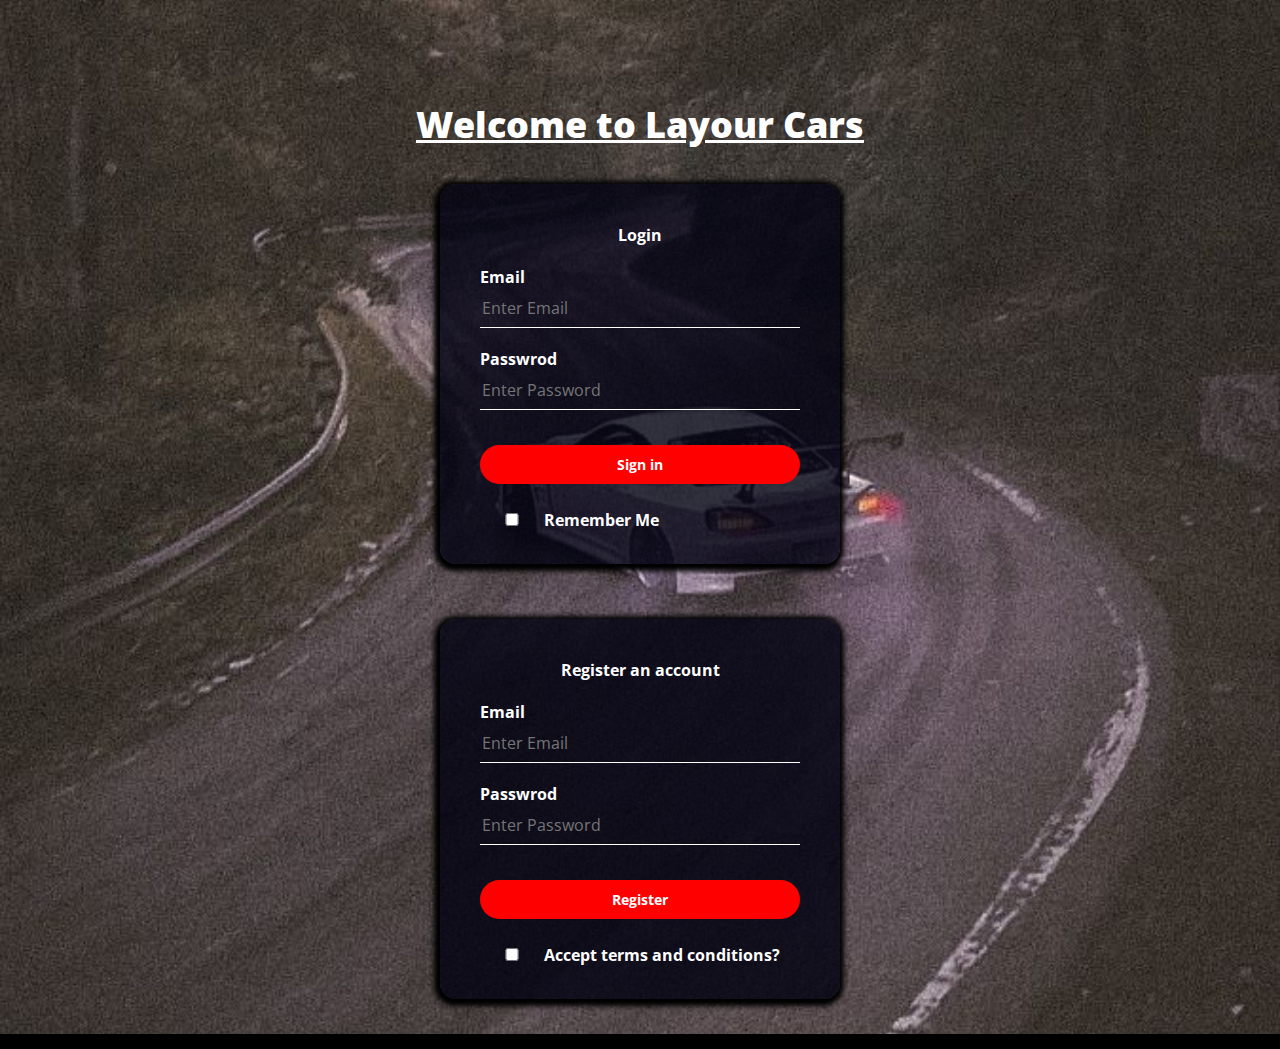
<file: index.html>
<!DOCTYPE html>
<html lang="en">
<head>
    <meta charset="UTF-8">
    <meta name="viewport" content="width=device-width, initial-scale=1.0">
    <link rel="preconnect" href="https://fonts.googleapis.com">
    <link rel="preconnect" href="https://fonts.gstatic.com" crossorigin>
    <link href='https://unpkg.com/boxicons@2.1.4/css/boxicons.min.css' rel='stylesheet'>
    <link href="https://fonts.googleapis.com/css2?family=Open+Sans:ital,wght@0,300..800;1,300..800&display=swap" rel="stylesheet">
    <link rel="stylesheet" href="https://fonts.googleapis.com/css2?family=Material+Symbols+Outlined:opsz,wght,FILL,GRAD@20..48,100..700,0..1,-50..200" />
    <link href="https://fonts.googleapis.com/css2?family=Poppins:wght@400;600;700;900&display=swap" rel="stylesheet">
    <link rel="stylesheet" href="./assets/styles.css">
    <link rel="stylesheet" href="./assets/styleslogin.css">
    <link
			rel="stylesheet"
			href="https://cdnjs.cloudflare.com/ajax/libs/font-awesome/6.1.1/css/all.min.css"
			integrity="sha512-KfkfwYDsLkIlwQp6LFnl8zNdLGxu9YAA1QvwINks4PhcElQSvqcyVLLD9aMhXd13uQjoXtEKNosOWaZqXgel0g=="
			crossorigin="anonymous"
			referrerpolicy="no-referrer"
		/>
    <link href="https://fonts.googleapis.com/css2?family=Montserrat:wght@400;600&display=swap" rel="stylesheet">
    <title>Login & Register LayourCars</title>
    <link rel="icon" href="./assets/images/icon.png">
</head>
<body>
    <main>
        <div class="title">
            <h1>Welcome to Layour Cars</h1>
        </div>

        <div id="login">
            <section class="login">
                <div class="login-container">
                    <div class="login-form">
                        <h2>Login</h2>
                        <form action="">
                            <p>Email</p><input placeholder="Enter Email" type="email">
                            <p>Passwrod</p><input placeholder="Enter Password" type="password"> 
                            <a href="landing.html">Sign in</a>
                            <p><input type="checkbox">Remember Me</p>
                        </form>
                    </div>
                </div>
            </section>
        </div>

        <div id="login">
            <section class="login">
                <div class="login-container">
                    <div class="login-form">
                        <h2>Register an account</h2>
                        <form action="">
                            <p>Email</p><input placeholder="Enter Email" type="email">
                            <p>Passwrod</p><input placeholder="Enter Password" type="password"> 
                            <a href="landing.html">Register</a>
                            <p><input type="checkbox">Accept terms and conditions?</p>
                        </form>
                    </div>
                </div>
            </section>
        </div>
    </main>
</body>
</html>
</file>
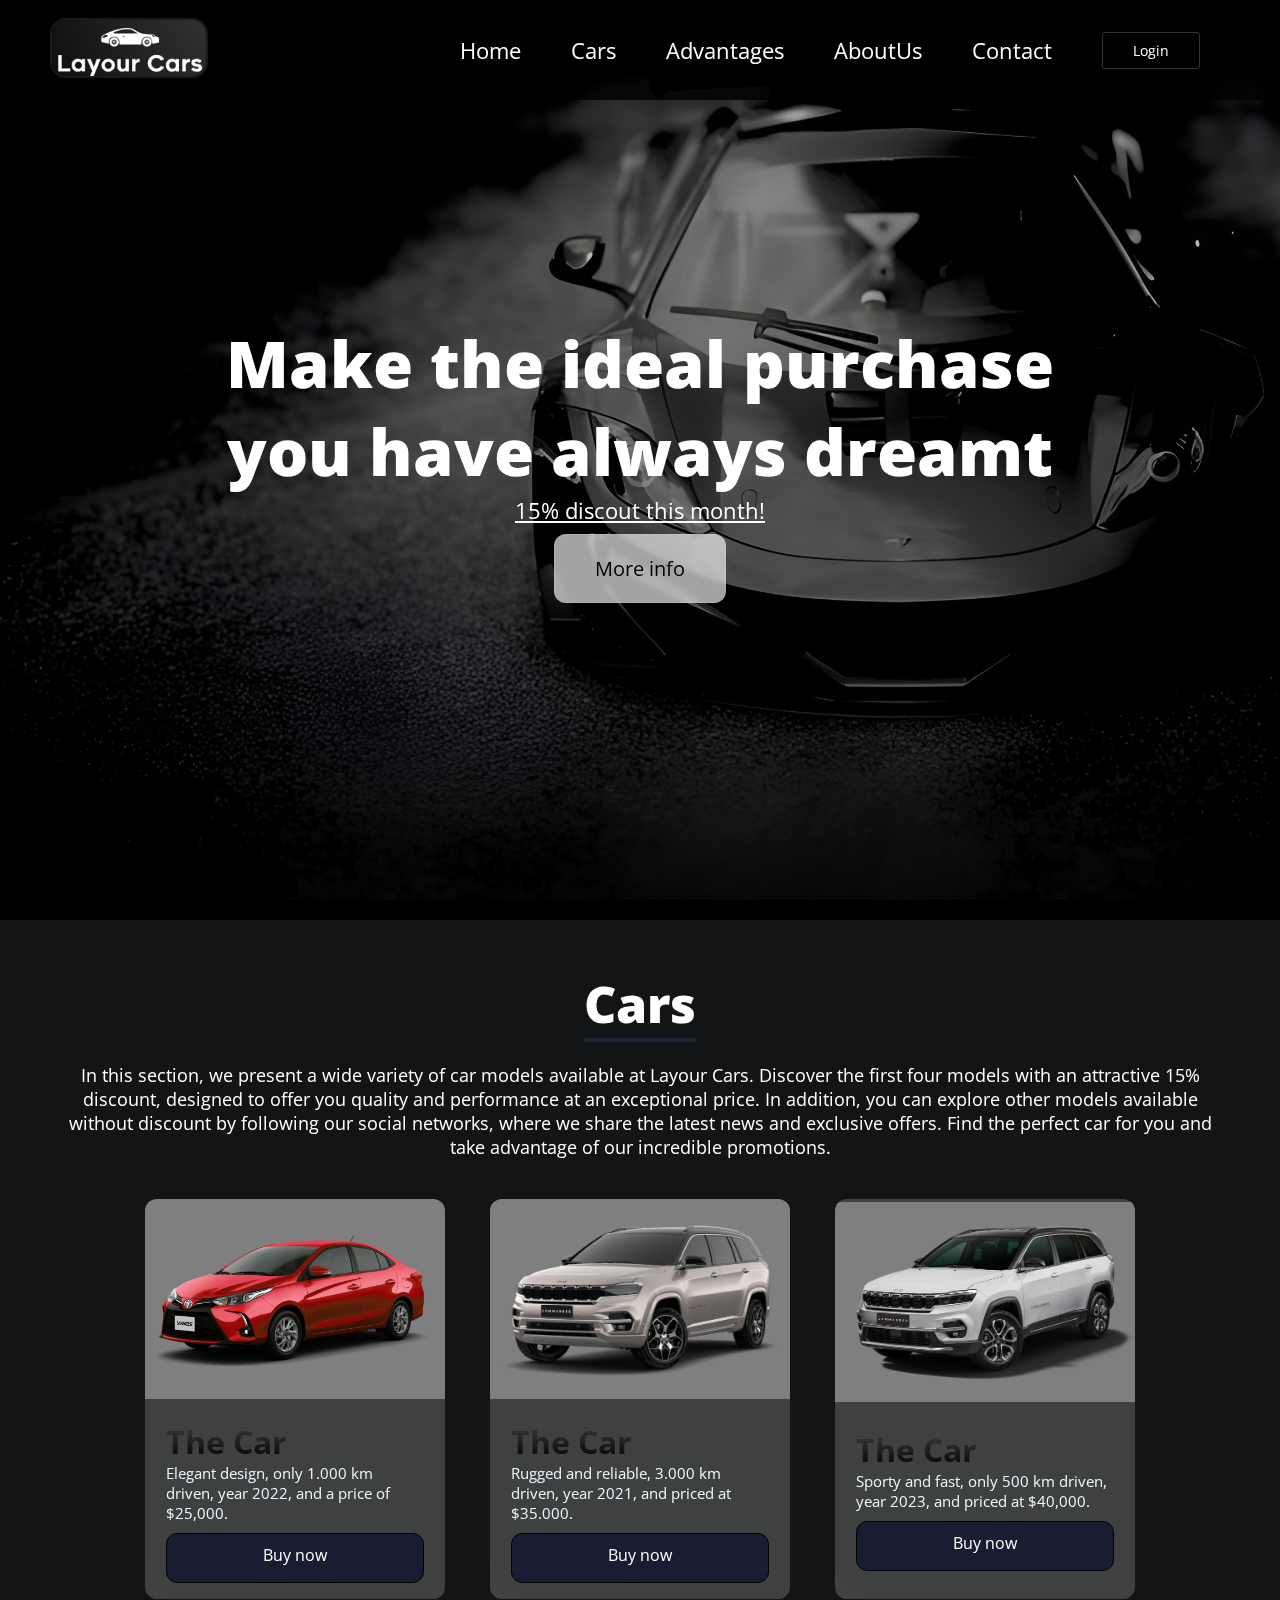
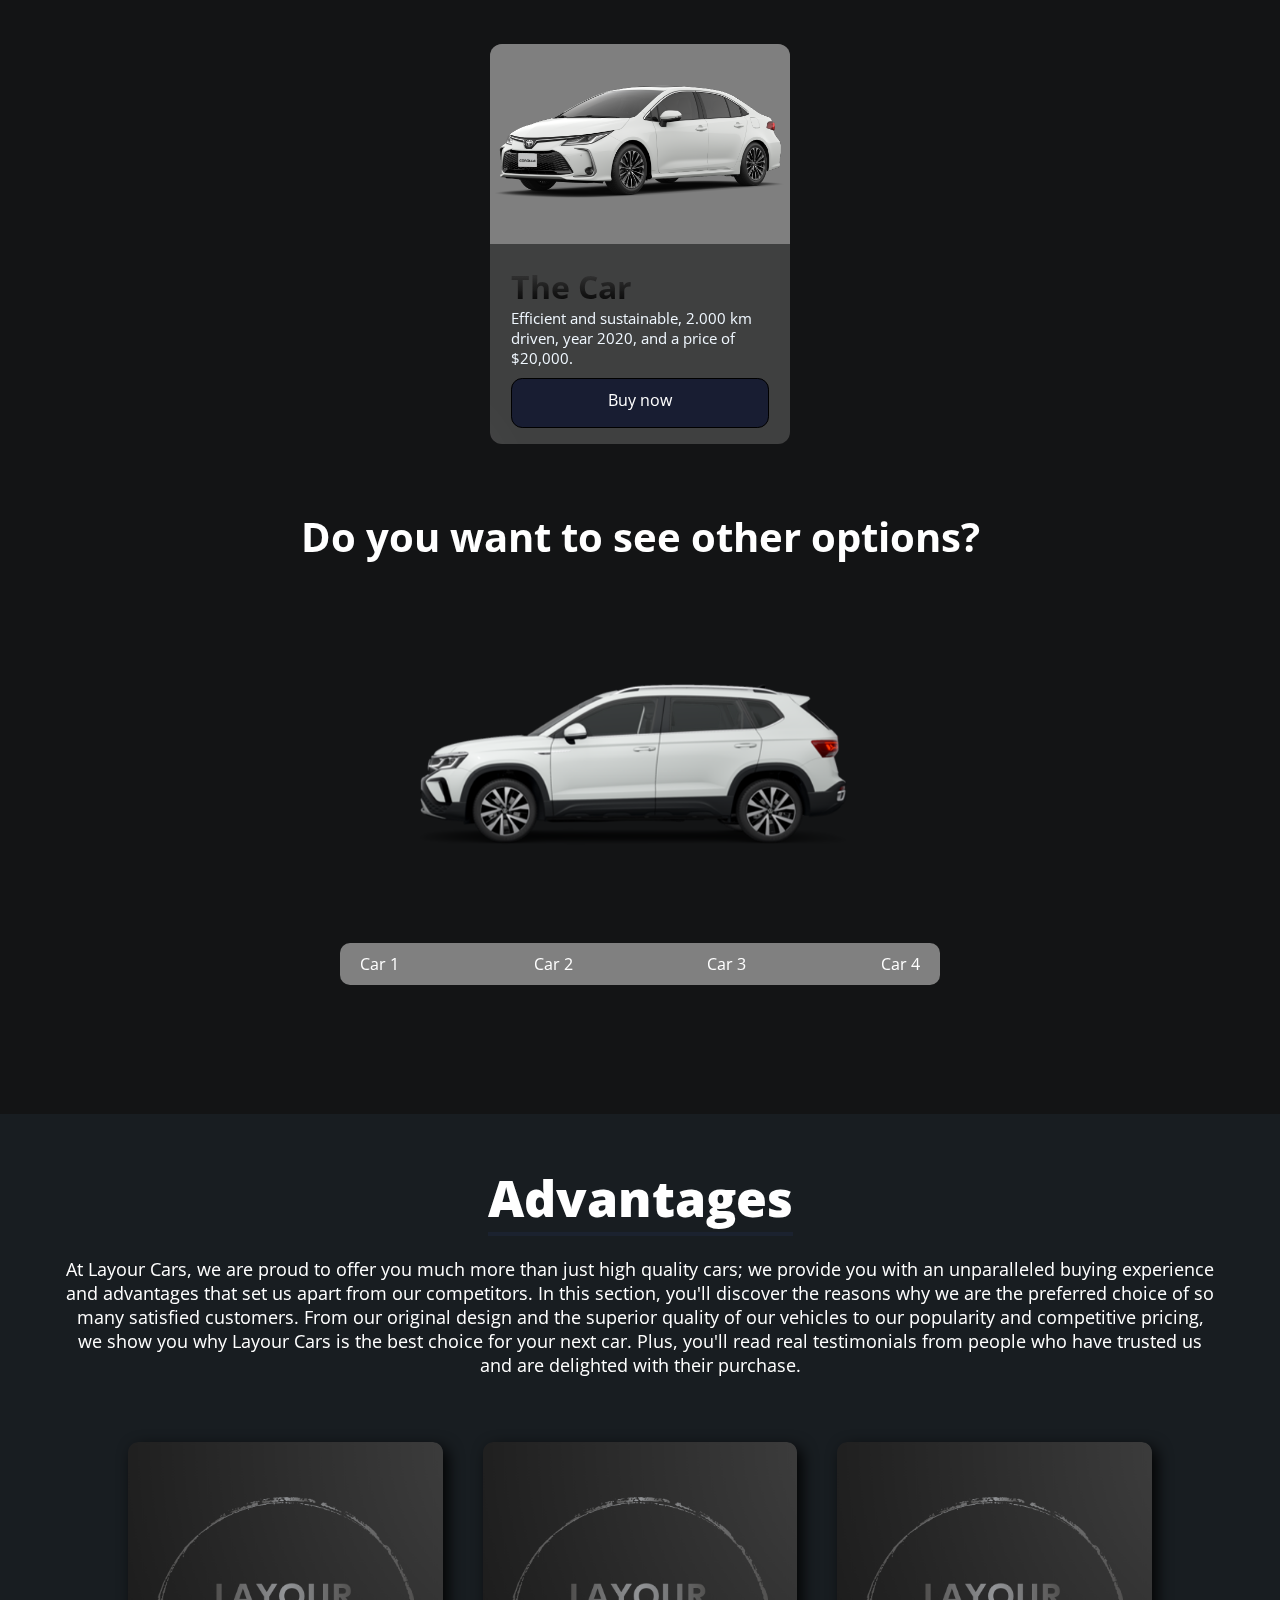
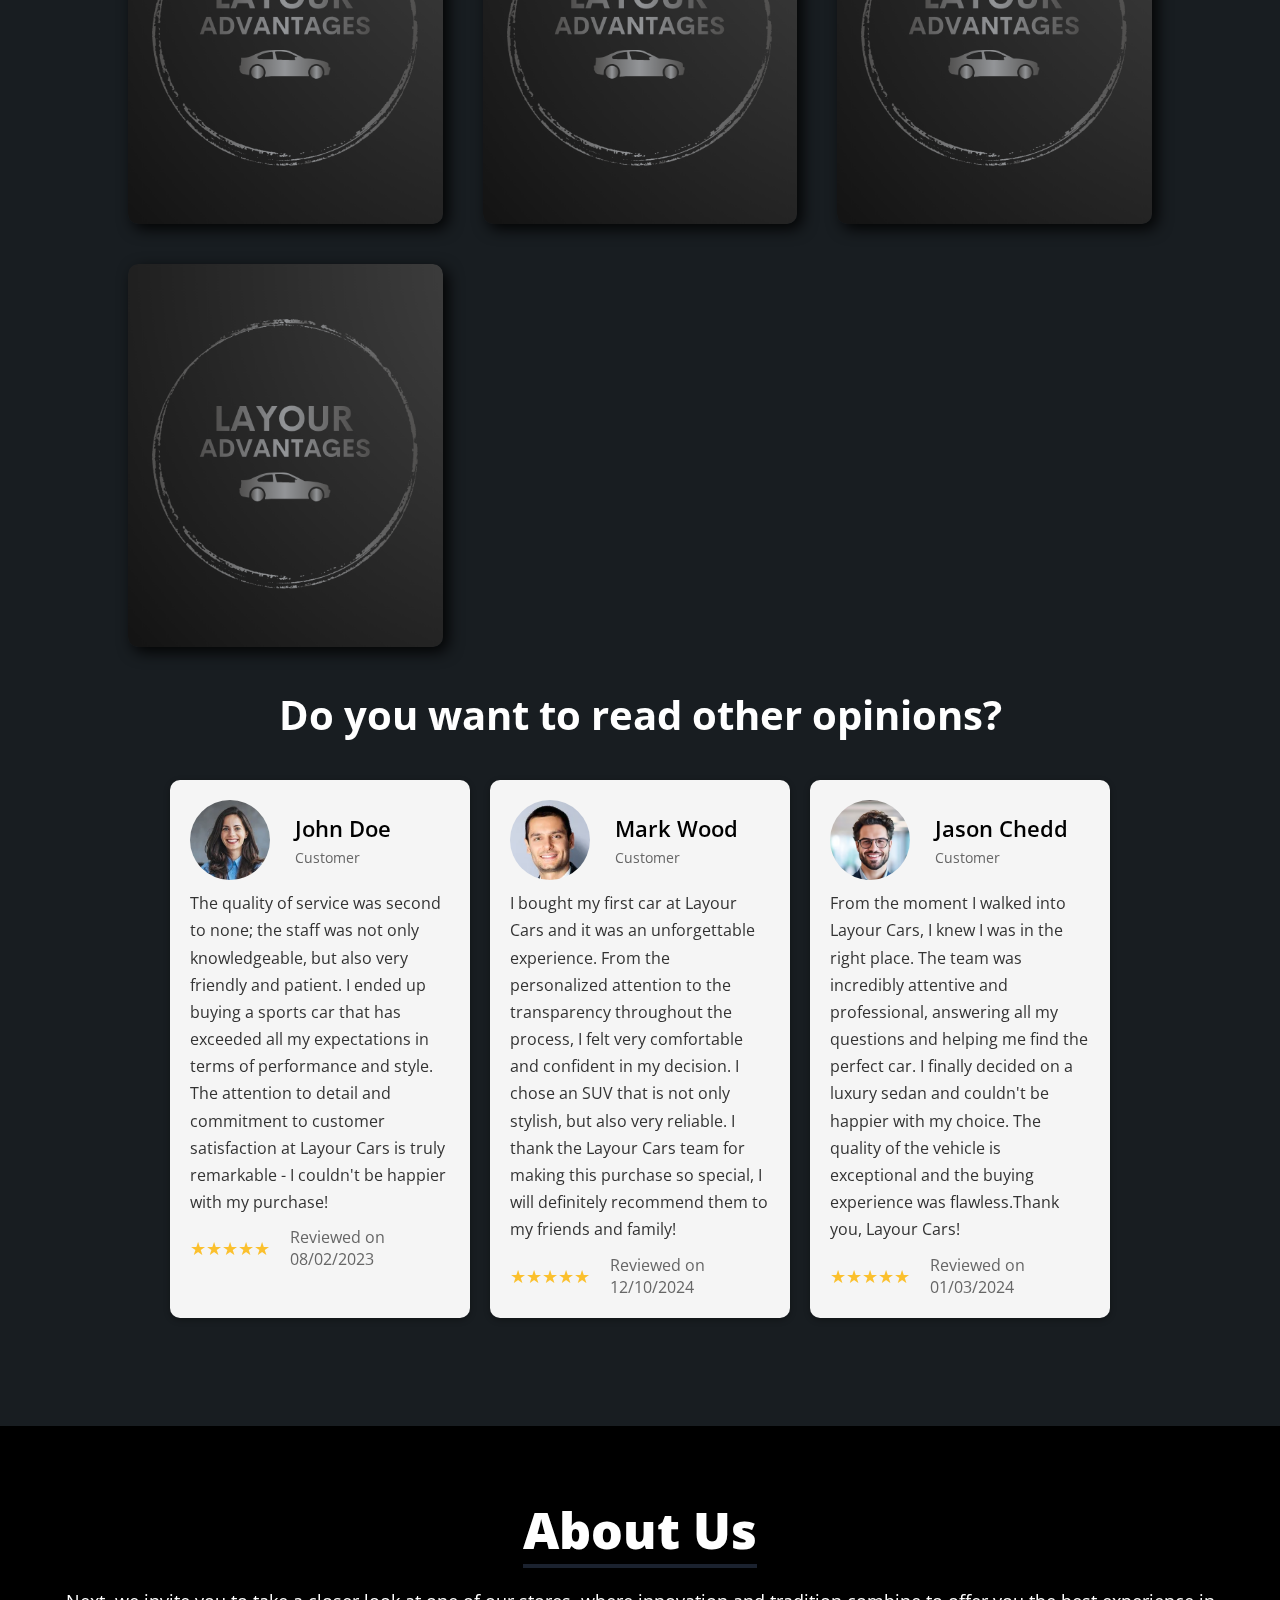
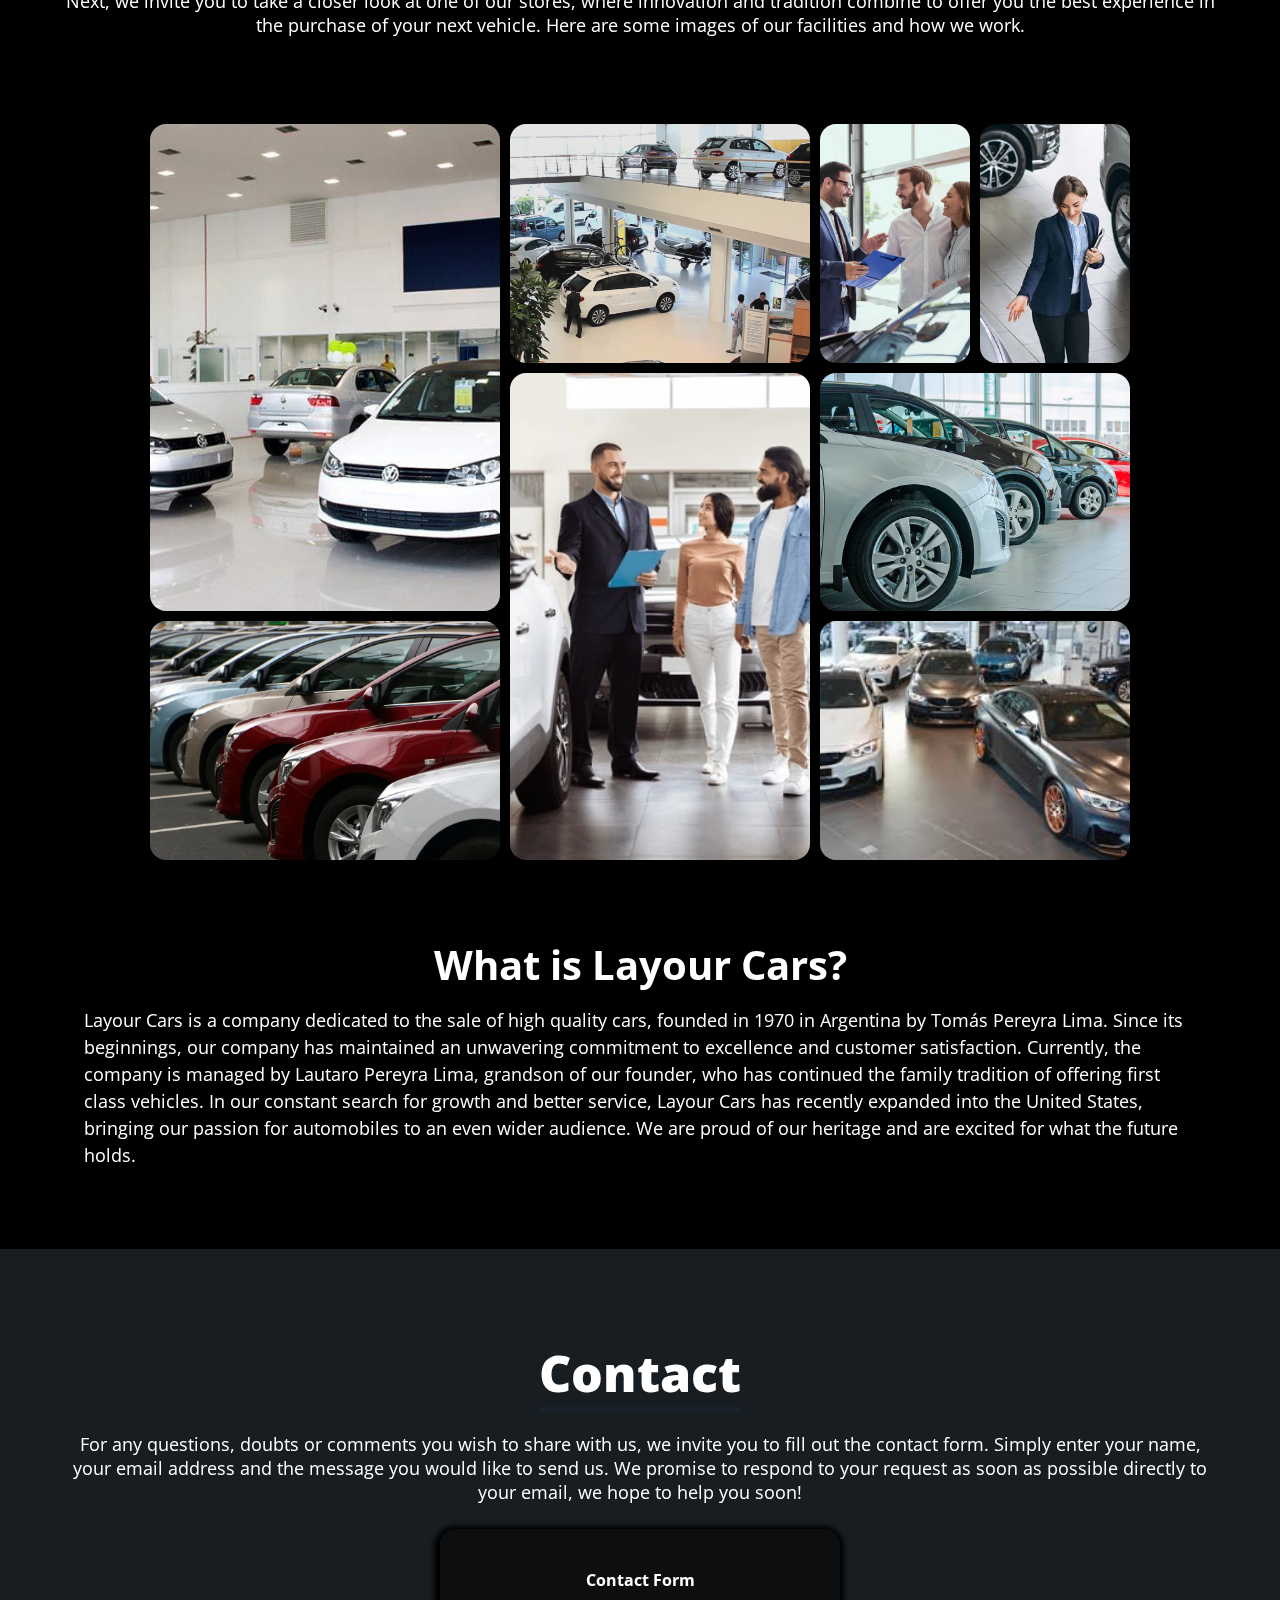
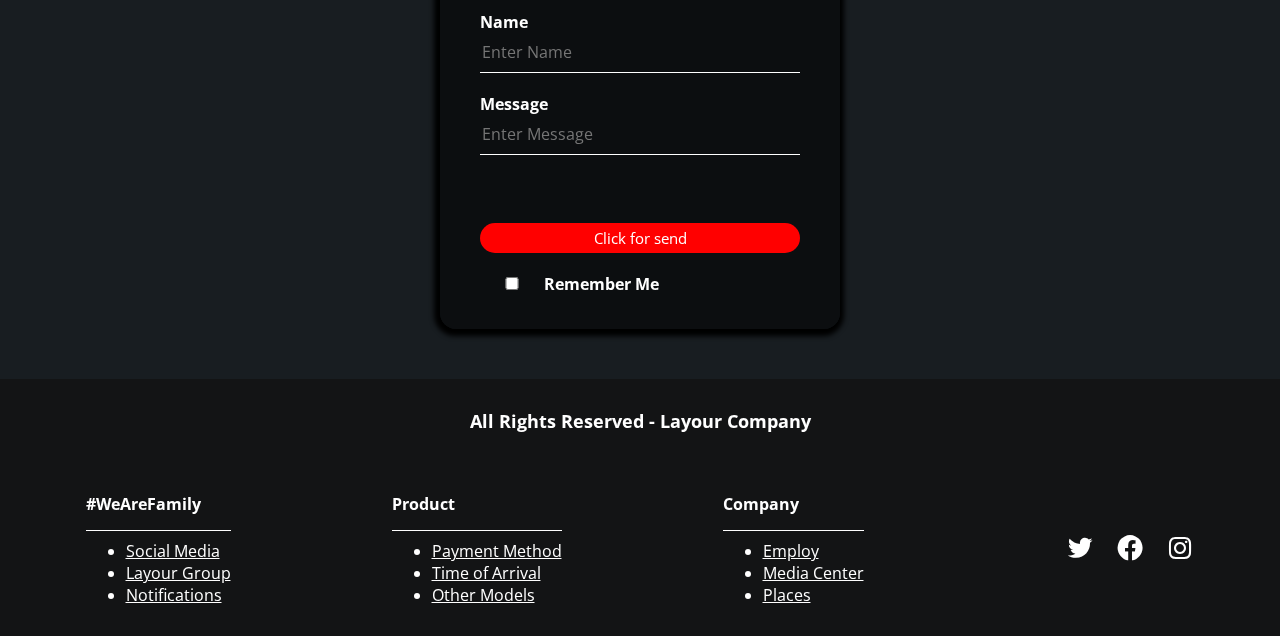
<file: landing.html>
<!DOCTYPE html>
<html lang="en">
<head>
    <meta charset="UTF-8">
    <meta name="viewport" content="width=device-width, initial-scale=1.0">
    <link rel="preconnect" href="https://fonts.googleapis.com">
    <link rel="preconnect" href="https://fonts.gstatic.com" crossorigin>
    <link href='https://unpkg.com/boxicons@2.1.4/css/boxicons.min.css' rel='stylesheet'>
    <link href="https://fonts.googleapis.com/css2?family=Open+Sans:ital,wght@0,300..800;1,300..800&display=swap" rel="stylesheet">
    <link rel="stylesheet" href="https://fonts.googleapis.com/css2?family=Material+Symbols+Outlined:opsz,wght,FILL,GRAD@20..48,100..700,0..1,-50..200" />
    <link href="https://fonts.googleapis.com/css2?family=Poppins:wght@400;600;700;900&display=swap" rel="stylesheet">
    <link rel="stylesheet" href="./assets/styles.css">
    <link
			rel="stylesheet"
			href="https://cdnjs.cloudflare.com/ajax/libs/font-awesome/6.1.1/css/all.min.css"
			integrity="sha512-KfkfwYDsLkIlwQp6LFnl8zNdLGxu9YAA1QvwINks4PhcElQSvqcyVLLD9aMhXd13uQjoXtEKNosOWaZqXgel0g=="
			crossorigin="anonymous"
			referrerpolicy="no-referrer"
		/>
    <link href="https://fonts.googleapis.com/css2?family=Montserrat:wght@400;600&display=swap" rel="stylesheet">
    <title>Landing Page LayourCars</title>
    <link rel="icon" href="./assets/images/icon.png">
</head>
<body>
    <header class="header">
        <div class="nav-logo"> 
            <a href="#home">  <img class="logo-img" src="./assets/images/otrologo.png" alt="Logo de Layour"></a>
        </div>
        <label for="toggle-menu">
            <i id="abrir" class="fas fa-bars"></i>
        </label>
        <input type="checkbox" id="toggle-menu" />
        <nav class="navbar">
            <ul class="navbar-list">
                <li><a href="#home">Home</a></li>
                <li><a href="#cars">Cars</a></li>
                <li><a href="#advantages">Advantages</a></li>
                <li><a href="#aboutus">AboutUs</a></li>
                <li><a href="#contact">Contact</a></li>
                <li><a href="index.html">Login</a></li>
            </ul>
        </nav>
    </header>
    <div id="home"> 
        <div class="hero">
            <div class="content">
                <h1>Make the ideal purchase</h1>
                <h1>you have always dreamt</h1>
                <p>15% discout this month!</p>
                <a href="" class="btn">More info</a>
            </div>
        </div>
    </div>

    <main>
        <div id="cars">
            <section class="cars">
                <div class="title-section">
                    <h1>Cars</h1></h1>
                    <p>In this section, we present a wide variety of car models available at Layour Cars. Discover the first four models with an attractive 15% discount, designed to offer you quality and performance at an exceptional price. In addition, you can explore other models available without discount by following our social networks, where we share the latest news and exclusive offers. Find the perfect car for you and take advantage of our incredible promotions.</p>
                </div>
                <div class="contenedor">
                    <div class="card">
                        <div class="card__imagen"><img src="./assets/images/autocard1.png" alt="" class="auto"></div>
                        <div class="card__texto">
                            <h2 class="card__titulo">The Car</h2>
                            <p class="card__descripcion">
                                Elegant design, only 1.000 km driven, year 2022, and a price of $25,000.
                            </p>
                            <button class="card__boton">Buy now</button>
                        </div>
                    </div>
        
                    <div class="card">
                        <div class="card__imagen"><img src="./assets/images/autocard2.png" alt="" class="auto"></div>
                        <div class="card__texto">
                            <h2 class="card__titulo">The Car</h2>
                            <p class="card__descripcion">
                                Rugged and reliable, 3.000 km driven, year 2021, and priced at $35.000.

                            </p>
                            <button class="card__boton">Buy now</button>
                        </div>
                    </div>

                    <div class="card">
                        <div class="card__imagen"><img src="./assets/images/autocard3.png" alt="" class="auto"></div>
                        <div class="card__texto">
                            <h2 class="card__titulo">The Car</h2>
                            <p class="card__descripcion">
                                Sporty and fast, only 500 km driven, year 2023, and priced at $40,000.
                            </p>
                            <button class="card__boton">Buy now</button>
                        </div>
                    </div>

                    <div class="card">
                        <div class="card__imagen"><img src="./assets/images/autocard5.png" alt="" class="auto"></div>
                        <div class="card__texto">
                            <h2 class="card__titulo">The Car</h2>
                            <p class="card__descripcion">
                                Efficient and sustainable, 2.000 km driven, year 2020, and a price of $20,000.
                            </p>
                            <button class="card__boton">Buy now</button>
                        </div>
                    </div>
                </div>

                <div class="about-content">
                    <h2>Do you want to see other options?</h2>
                </div>

                <main class="main-slide">
                    <section>
                    <div class="slides">
                        <ul class="slider">
                        <li id="car1"></li>
                        <li id="car2"></li>
                        <li id="car3"></li>
                        <li id="car4"></li>
                        </ul>
                    </div>
                    <nav class="menu">
                        <ul>
                        <li><a href="#car1">Car 1</a></li>
                        <li><a href="#car2">Car 2</a></li>
                        <li><a href="#car3">Car 3</a></li>
                        <li><a href="#car4">Car 4</a></li>
                        </ul>
                    </nav>
                    </section>
                </main>
            </section>    
        </div>
        
        <div id="advantages">
            <div id="card-area">
                <div class="title-section">
                    <h1>Advantages</h1>
                    <p>At Layour Cars, we are proud to offer you much more than just high quality cars; we provide you with an unparalleled buying experience and advantages that set us apart from our competitors. In this section, you'll discover the reasons why we are the preferred choice of so many satisfied customers. From our original design and the superior quality of our vehicles to our popularity and competitive pricing, we show you why Layour Cars is the best choice for your next car. Plus, you'll read real testimonials from people who have trusted us and are delighted with their purchase.</p>
                </div>
                <div class="wrapper1">
                    <div class="box-area">
                        <div class="box">
                            <img alt="" src="./assets/images/cardAdvantages.png">
                            <div class="overlay">
                                <h3>Original design</h3>
                                <p>We excel in offering vehicles with a distinctive design. Each model is a masterpiece of engineering, created to provide an exceptional driving experience.</p>
                            </div>
                        </div>
                        <div class="box">
                            <img alt="" src="./assets/images/cardAdvantages.png">
                            <div class="overlay">
                                <h3>High Quality</h3>
                                <p>Quality is the cornerstone of Layour Cars. We are committed to offering vehicles that meet the highest standards of durability and performance.</p>
                            </div>
                        </div>
                        <div class="box">
                            <img alt="" src="./assets/images/cardAdvantages.png">
                            <div class="overlay">
                                <h3>Great Price</h3>
                                <p>At Layour Cars, we believe that superior quality doesn't have to be out of reach. We offer excellent value, ensuring you get the most value for your investment.</p>
                            </div>
                        </div>

                        <div class="box">
                            <img alt="" src="./assets/images/cardAdvantages.png">
                            <div class="overlay">
                                <h3>Popular</h3>
                                <p>We have earned a solid reputation and a large base of satisfied customers in both Argentina and the United States. Our popularity is due to the perfect combination of design, quality and customer service.</p>
                            </div>
                        </div>
                    </div>
                </div>
                <div class="about-content">
                    <h2>Do you want to read other opinions?</h2>
                </div>
                <div class="wrapper">
                    <div class="review-card">
                        <div class="header-content">
                            <div class="img-area">
                      <img alt="customer1" src="./assets/images/persona1.png">
                    </div>
                            <div class="info">
                                <h4>John Doe</h4>
                                <p>Customer</p>
                            </div>
                        </div>
                        <div class="single-review">
                            <p>The quality of service was second to none; the staff was not only knowledgeable, but also very friendly and patient. I ended up buying a sports car that has exceeded all my expectations in terms of performance and style. The attention to detail and commitment to customer satisfaction at Layour Cars is truly remarkable - I couldn't be happier with my purchase!</p>
                        </div>
                        <div class="review-footer">
                            <div class="rating">
                                <span>★</span> 
                                <span>★</span> 
                                <span>★</span> 
                                <span>★</span> 
                                <span>★</span>
                            </div>
                            <p>Reviewed on 08/02/2023</p>
                        </div>
                    </div>
                    <div class="review-card">
                        <div class="header-content">
                            <div class="img-area">
                      <img alt="customer1" src="./assets/images/persona2.png">
                    </div>
                            <div class="info">
                                <h4>Mark Wood</h4>
                                <p>Customer</p>
                            </div>
                        </div>
                        <div class="single-review">
                            <p>I bought my first car at Layour Cars and it was an unforgettable experience. From the personalized attention to the transparency throughout the process, I felt very comfortable and confident in my decision. I chose an SUV that is not only stylish, but also very reliable. I thank the Layour Cars team for making this purchase so special, I will definitely recommend them to my friends and family!</p>
                        </div>
                        <div class="review-footer">
                            <div class="rating">
                                <span>★</span> 
                                <span>★</span> 
                                <span>★</span> 
                                <span>★</span> 
                                <span>★</span>
                            </div>
                            <p>Reviewed on 12/10/2024</p>
                        </div>
                    </div>
                    <div class="review-card">
                        <div class="header-content">
                            <div class="img-area">
                      <img alt="customer1" src="./assets/images/persona3.png">
                    </div>
                            <div class="info">
                                <h4>Jason Chedd</h4>
                                <p>Customer</p>
                            </div>
                        </div>
                        <div class="single-review">
                            <p>From the moment I walked into Layour Cars, I knew I was in the right place. The team was incredibly attentive and professional, answering all my questions and helping me find the perfect car. I finally decided on a luxury sedan and couldn't be happier with my choice. The quality of the vehicle is exceptional and the buying experience was flawless.Thank you, Layour Cars!</p>
                        </div>
                        <div class="review-footer">
                            <div class="rating">
                                <span>★</span> 
                                <span>★</span> 
                                <span>★</span> 
                                <span>★</span> 
                                <span>★</span> 
                            </div>
                            <p>Reviewed on 01/03/2024</p>
                        </div>
                    </div>
                </div>
            </div>
        </div> 
        

        <div class="title-section">
            <h1>About Us</h1>
            <p>Next, we invite you to take a closer look at one of our stores, where innovation and tradition combine to offer you the best experience in the purchase of your next vehicle. Here are some images of our facilities and how we work.</p>
        </div>


        <div id="aboutus">
            <div class="container-aboutus">
                <section class="about">
                    <div class="container-aboutus-gallery">
                        <div class="item"></div>
                        <div class="item"></div>
                        <div class="item"></div>
                        <div class="item"></div>
                        <div class="item"></div>
                        <div class="item"></div>
                        <div class="item"></div>
                        <div class="item"></div>
                      </div>
                    <div class="about-content">
                        <h2>What is Layour Cars?</h2>
                        <p>Layour Cars is a company dedicated to the sale of high quality cars, founded in 1970 in Argentina by Tomás Pereyra Lima. Since its beginnings, our company has maintained an unwavering commitment to excellence and customer satisfaction. Currently, the company is managed by Lautaro Pereyra Lima, grandson of our founder, who has continued the family tradition of offering first class vehicles. In our constant search for growth and better service, Layour Cars has recently expanded into the United States, bringing our passion for automobiles to an even wider audience. We are proud of our heritage and are excited for what the future holds.</p>
                    </div>
                </section>
            </div>
        </div>


        <div id="contact">
            <section class="contact">
                <div class="title-section">
                    <h1>Contact</h1></h1>
                    <p>For any questions, doubts or comments you wish to share with us, we invite you to fill out the contact form. Simply enter your name, your email address and the message you would like to send us. We promise to respond to your request as soon as possible directly to your email, we hope to help you soon!</p>
                </div>
                <div class="contact-container">
                    <div class="contact-form">
                        <h2>Contact Form</h2>
                        <form action="">
                            <p>Name</p><input placeholder="Enter Name" type="text">
                            <p>Message</p><input placeholder="Enter Message" type="text"> 
                            <input type="submit" value="Click for send">
                            <p><input type="checkbox">Remember Me</p>
                        </form>
                    </div>
                </div>
            </section>
        </div>
    </main>

    <footer>
        <h2>All Rights Reserved - Layour Company</h2>
        <div class="footer-content">
            <div class="footer-nav-container">
                <h3>#WeAreFamily</h3>
                <ul class="footer-nav">
                  <li><a href="#">Social Media</a></li>
                  <li><a href="#">Layour Group</a></li>
                  <li><a href="#">Notifications</a></li>
                </ul>
              </div>
        
              <div class="footer-nav-container">
                <h3>Product</h3>
                <ul class="footer-nav">
                  <li><a href="#">Payment Method</a></li>
                  <li><a href="#">Time of Arrival</a></li>
                  <li><a href="#">Other Models</a></li>
                </ul>
              </div>
        
              <div class="footer-nav-container">
                <h3>Company</h3>
                <ul class="footer-nav">
                  <li><a href="#">Employ</a></li>
                  <li><a href="#">Media Center</a></li>
                  <li><a href="#">Places</a></li>
                </ul>
              </div>
        
              <div class="redes">
                <ul class="redes-nav">
                  <li>
                    <a href="#"> <i class='bx bxl-twitter' ></i></a>
                  </li>
                  <li>
                    <a href="#"> <i class='bx bxl-facebook-circle' ></i></a>
                  </li>
                  <li>
                    <a href="#"><i class='bx bxl-instagram'></i></a>
                  </li>
                </ul>
              </div>
        </div>
       
      </footer>
</body>
</html>
</file>
<file: assets/styles.css>
/* variables */

html{
    scroll-behavior:smooth;
}

#cars{
    scroll-margin-top: 120px;
}

#advantages{
    scroll-margin-top: 85px;
}

#aboutus{
    scroll-margin-top: 330px;
}

#contact{
    scroll-margin-top: 70px;
}

#car1{
    scroll-margin-top: 180px;
}

#car2{
    scroll-margin-top: 180px;
}

#car3{
    scroll-margin-top: 180px;
}

#car4{
    scroll-margin-top: 180px;
}

:root{
    /* colores */
    --gris_oscuro: #333333;

    /* tamaños */
    --extra-small: 12px;
    --small: 18px;
    --medium: 24px;
    --large: 32px;
    --extra-large: 40px;
}

/* header y navegación */

*{
        font-family: "Open Sans", sans-serif;
        font-optical-sizing: auto;
        font-variation-settings:"wdth" 100;
        margin: 0;
        font-size: 16px;
        margin: 0px;
        box-sizing: border-box;
}

body{
    background-color: black;
}


.header {
    height: 100px;
    display: flex;
    justify-content: space-between;
    align-items: center;
    padding: 0px 80px 0px 50px;
    position: fixed;
    top: 0;
    width: 100%;
    background-color: rgb(0, 0, 0,0.8);
    z-index: 2;
  }
  

.logo-img{
    border: #1a1a1a solid 2px;
    border-radius: 16px;
    cursor: pointer;
    transition: all 1s ease;
    height: 60px;
}

.logo-img:hover{
    box-shadow: 2px 2px 15px 10px #5b5b5b;
}

  
.navbar,
.navbar-list {
    display: flex;
    align-items: center;
    justify-content: center;
  }
  
.navbar-list {
    gap: 50px;
  }
  
#toggle-menu {
    display: none;
  }
  
.header i {
    font-size: 36px;
    color: white;
    cursor: pointer;
    display: none;
  }

.navbar li{
    list-style: none;
}
  
.navbar a {
    color: white;
    font-size: 22px;
    text-decoration: none;
    list-style: none;
    position: relative;
  }

.navbar .navbar-list li a::after{
    content: "";
    background-color: var(--gris_oscuro);
    position:absolute;
    left: 0;
    top: 100%;
    width: 20%;
    height: 2px;
    opacity: 0;
    transition: opacity 3s ease;
    transition: 0.6s ease;
}

.navbar .navbar-list li a:hover::after{
    content: "";
    background-color: white;
    position: absolute;
    left: 0;
    top: 100%;
    width: 100%;
    height: 2px;
    opacity: 0.9;
}

.navbar-list li:last-child a::after {
    display: none;
  }
  
  .navbar-list li:last-child > a {
    border: 1px solid var(--gris_oscuro);
    font-size: 14px;
    padding: 8px 30px;
    border-radius: 3px;
    transition: all 0.3s linear;
  }
  
  .navbar-list li:last-child > a:hover {
    background-color: white;
    color: black;
    transition: all 0.3s linear;
  }
  
  @media (max-width: 992px) {
    .header {
      padding: 0px 40px;
      justify-content: space-between;
    }
    .header i {
      display: block;
    }
    .navbar{
    position: absolute;
    top: 100px;
    right: 0;
    width: 100%;
    height: calc(100vh - 100px);
    background-color: rgb(0, 0, 0,0.8);
    backdrop-filter: blur(1.2px);
    /* transform: translate(200%); */
    /* transition: all 0.6s linear; */
    clip-path: circle(0% at top left);
    transition: clip-path .4s ;
    z-index: 2;
    }

    .navbar-list {
      flex-direction: column;
    }
}
  
    #toggle-menu:checked + .navbar {
    clip-path: circle(150% at top left);
    /* transform: translate(0%); */
    transition: clip-path .4s ;
    }



.hero{
    z-index: 1;
    min-height: 100vh;
    background-image: url(./images/heroalternativo.jpeg);
    background-repeat: no-repeat;
    background-size: cover;
    background-position: center;
    display: flex;
    justify-content: center;
    align-items: center;
}

.hero::before{
    z-index: 0;
    position: absolute;
    content: '';
    top:0;
    width: 100%;
    height: 100vh;
    background: linear-gradient(rgba(255, 255, 255, 0),rgb(0, 0, 0,0.9));
}

.content{
    text-align: center;
    color: #fff;
    z-index: 0;
}

.content h1{
    font-size: 65px;
    cursor:default;
}

.content p{
    text-decoration: underline;
    font-size: 22px;
    margin-bottom: 30px;
    cursor:default;
}

.content .btn{
    font-size: 20px;
    padding: 20px 40px;
    backdrop-filter: blur(2px) saturate(200%);
    -webkit-backdrop-filter: blur(2px) saturate(200%);
    background-color: rgba(255, 255, 255, 0.64);
    border-radius: 12px;
    border: 1px solid rgba(255, 255, 255, 0.125);
    color: black;
    text-decoration: none;
    transition: all 1s ease;
}

.content .btn:hover{
    background-color: rgba(67, 67, 67, 0.64);
    color: white;
}




/* secciones de la página con sus contenedores*/

/* SECCIÓN DE CARS */
.cars{
    background-color: #131415;
    padding-bottom:30px
}

.card{
    display: flex;
    flex-flow: row wrap;
    align-items: center;
    justify-content: center;
    width: 300px;
    height: 400px;
    background-color: #1b222f;
    color: aliceblue;
    position: relative;
    transition: all 0.7s ease;
    cursor: default;
    margin: 15px;
    backdrop-filter: blur(3px) saturate(86%);
    -webkit-backdrop-filter: blur(3px) saturate(86%);
    background-color: rgba(83, 83, 83, 0.7);
    border-radius: 12px;
    overflow: hidden;
}

.card::before{
    position: fixed;
    content: "";
    box-shadow: 0 0 100px 40px #ffffff6b;
    top: -10%;
    left: -100%;
    transform: rotate(-45deg);
    height: 600px;
    transition: all 0.7s;
}

.card:hover::before{
    filter: brightness(1.015);
    top: -100%;
    left: 200%;
}

.card:hover{
    box-shadow: 5px 7px 15px 10px #3a3a3a;
}

#title-section{
    text-align: center;
    font-size: 50px;
    color: white;
    padding: 0;
    text-decoration: underline;
    padding-bottom: 50px;
    padding-top: 50px;
}

.contenedor{
    background-color: #131415;
    display: flex;
    gap: 15px;
    flex-flow: row wrap;
    align-items: center;
    justify-content: center;
    margin-bottom: 50px;
}


.card__imagen{
    background: rgb(127, 127, 127);
    width: 100%;
    height: 50%;
    overflow: hidden;
    display: flex;
    align-items: center;
}

.auto{
    width: 300px;
    transition: all 0.3s ease;
}

.auto:hover{
    filter:drop-shadow(0px 0px 10px rgb(0, 0, 0));
}

.card__texto{
    display: flex;
    flex-direction: column;
    padding: 1.3rem;
    margin-bottom: 5px;
}

.card__titulo{
    font-size: 2rem;
    background: linear-gradient(to top, #000000, #47474733);
    color:transparent;
    background-clip: text;
    -webkit-background-clip: text;
}

.card__descripcion{
    font-size: 15px;
}

.card__boton{
    background-color: rgb(24, 29, 50);
    border: 1px solid black;
    height: 50px;
    margin-top: 10px;
    padding: 5px;
    padding-bottom: 10px;
    border-radius: 0.7rem;
    color: white;
    cursor: pointer;
    transition: all 0.3s ease;
}

.card__boton:hover{
    background: #333333;
}

/*SLIDER CARS*/

.main-slide{
    margin-top: 50px;
    margin-bottom: -50px;
    height: 500px;
    width: 100%;
    background: #131415;
    display: flex;
    justify-content: center;
    align-items: center;
  }
  
  a {
    color: white;
  }
  
  .slider {
    position: relative;
  }
  
  .slider li {
    width: 500px;
    height: 300px;
    position: absolute;
    top: -225px;
    left: 50px;
    border-radius: 10px;
    opacity: 0;
    transition: all 0.5s ease;
    list-style: none;
  }
  
  .slider li:first-child {
    opacity: 1;
  }
  
  .slider li:target {
    opacity: 1;
    animation: breath 2s ease alternate;
  }
  
  .menu {
    position: relative;
    top: 100px;
    background: gray;
    width: 600px;
    border-radius: 10px;
  }
  
  .menu ul {
    display: flex;
    justify-content: space-between;
    align-items: center;
    padding: 10px 20px;
  }

  .menu ul{
    margin-right: 0px;
    text-decoration: none;
  }

  .menu ul li{
    list-style: none;
  }

  .menu ul li a{
    text-decoration: none;
  }
  
  #car1 {
    background: url(./images/auto1slide.png);
    background-position: center;
    background-size: contain;
    background-repeat: no-repeat;
    scroll-behavior: smooth;
  }
  
  #car2 {
    background: url(./images/auto2slide.png);
    background-position: center;
    background-size: contain;
    background-repeat: no-repeat;
  }
  
  #car3 {
    background: url(./images/auto3slide.png);
    background-position: center;
    background-size: contain;
    background-repeat: no-repeat;
  }
  
  #car4 {
    background: url(./images/auto4slide.png);
    background-position: center;
    background-size: contain;
    background-repeat: no-repeat;
  }
  
  @keyframes breath {
    0% {
      box-shadow: 0 0 25px 5px rgba(255, 255, 255, 0);
    }
    50% {
      box-shadow: 0 0 25px 5px rgba(255, 255, 255, 0.3);
    }
    100% {
      box-shadow: 0 0 25px 5px rgba(255, 255, 255, 0);
    }
  }



/*SECCION DE ADVANTAGES */

.wrapper1{
    padding: 10px 10%;
}
#card-area{
    background-color: #181d21;
    padding-bottom: 70px;
}
.box-area{
    display: grid;
    grid-template-columns: repeat(auto-fit, minmax(250px, 1fr));
    grid-gap: 40px;
    margin-top: 30px;
}
.box {
	border-radius: 10px;
	position: relative;
	overflow: hidden;
	box-shadow: 5px 5px 15px rgba(0,0,0,0.9);
}
.box img{
    width: 100%;
    border-radius: 10px;
    display: block;
    transition: transform 0.5s;
}
.overlay {
	width: 100%;
	height: 0;
	background: linear-gradient(transparent,#1c1c1c 58%);
	border-radius: 10px;
	position: absolute;
	left: 0;
	bottom: 0;
	overflow: hidden;
	display: flex;
	align-items: center;
	justify-content: center;
	flex-direction: column;
	padding: 0 40px;
	text-align: center;
	font-size: 14px;
	transition: height 0.5s;
    color: white;
}

.overlay a {
	margin-top: 10px;
	color: #262626;
	text-decoration: none;
	font-size: 14px;
	background: #fff;
	border-radius: 50px;
	text-align: center;
	padding: 5px 15px;
}

.overlay h3 {
	font-weight: 500;
	margin-bottom: 5px;
	margin-top: 80%;
	font-family: 'Bebas Neue', sans-serif;
	font-size: 30px;
	letter-spacing: 2px;
}

.box:hover img{
    transform: scale(1.1);
}
.box:hover .overlay{
    height: 150%;
}



.wrapper {
	display: flex;
	flex-wrap: wrap;
	justify-content: center;
	gap: 20px;
	padding: 3% 0;
}
.review-card {
	background-color: #f5f5f5;
	border-radius: 10px;
	padding: 20px;
	width: 300px;
	box-shadow: 0px 2px 6px rgba(0, 0, 0, 0.3);
}
.img-area {
	width: 80px;
	height: 80px;
	overflow: hidden;
	border-radius: 50%;
	margin-right: 25px;
}
.img-area img {
	width: 105%;
}
.header-content {
	display: flex;
	align-items: center;
	margin-bottom: 10px;
}
.info h4 {
	margin: 0;
	font-size: 22px;
	font-weight: 600;
}
.info p {
	margin: 5px 0 0;
	font-size: 14px;
	font-weight: 400;
	color: #666;
}
.single-review p {
	margin: 0;
	font-size: 16px;
	font-weight: 400;
	line-height: 1.7;
	color: #333;
}
.review-footer {
	display: flex;
	justify-content: space-between;
	align-items: center;
	margin-top: 10px;
	font-size: 14px;
	color: #666;
}
.rating {
	display: flex;
    margin-right: 20px;
}
.rating span {
	color: #000;
	font-size: 18px;
    color: #fbc02d;
}
@media screen and (max-width: 767px) {
	.wrapper {
		flex-direction: column;
		align-items: center;
	}
	.review-card {
		width: 85%;
	}
}




/* SECCION DE ABOUT US */

.title-section{
    color: white;
    width: 90%;
    display: flex;
    justify-content: center;
    align-items: center;
    flex-direction: column;
    text-align: center;
    margin: 20px auto;
    padding-top: 50px;
}

.title-section h1{
    font-size: 50px;
    color: white;
    margin-bottom: 25px;
    position: relative;
}

.title-section h1::after{
    content: "";
    position: absolute;
    width: 100%;
    height: 4px;
    display: block;
    margin: 0 auto;
    background-color: #1b222f;
}

.title-section p{
    font-size: 18px;
    color: white;
    margin-bottom: 5px;
}

.container-aboutus{
    width: 90%;
    margin: 0 auto;
    padding: 80px 20px;
}

.about{
    display: flex;
    justify-content: space-between;
    align-items: center;
    flex-wrap: wrap;
}

.about-image{
    flex: 1;
    margin-right: 40px;
    overflow:hidden;
}

.about-image img{
    height: 100%;
    max-width: 100%;
    height: auto;
    display: block;
    transition: all 0.5s ease;
}

.about-image:hover img{
    transform: scale(1.2);
}

.about-content{
    margin-top: 15px;
    height: 100%;
    flex: 1;
}

.about-content h2{
    margin-top: 30px;
    color: white;
    text-align: center;
}

.about-content p{
    margin-top: 15px;
    font-size: 18px;
    line-height: 1.5;
    color: white;
}

.about-content h2{
    font-size: 40px;
}

.about-content .read-more{
    display: inline-block;
    padding: 10px 20px;

}

/*GALERIA EN ABOUTUS*/


.container-aboutus-gallery{
    display: grid;
    grid-template-columns: 350px 300px 150px 150px;
    grid-auto-rows: 1fr;
    gap: 10px;
    width: 100%;
    height: 800px;
    padding: 2rem;
    justify-content: center;
    margin-top: -50px;
  }
  
  .item {
    border-radius: 1rem;
  }
  
  .item:nth-child(1) {
    grid-column: 1/2;
    grid-row: 1/3;
    background: url(./images/autos_0_km_2.jpeg) no-repeat center/cover;
  }
  
  .item:nth-child(2) {
    grid-column: 2/3;
    grid-row: 1/2;
    background: url(./images/concesionarias2.jpeg) no-repeat center/cover;
  }
  
  .item:nth-child(3) {
    grid-column: 3/4;
    grid-row: 1/2;
    background: url(./images/concesinarias3.webp) no-repeat center/cover;
  }
  
  .item:nth-child(4) {
    grid-column: 4/5;
    grid-row: 1/2;
    background: url(./images/concesinarias4.jpeg) no-repeat center/cover;
  }
  
  .item:nth-child(5) {
    grid-column: 1/2;
    grid-row: 3/4;
    background: url(./images/concesionarias5.webp) no-repeat center/cover;
  }
  
  .item:nth-child(6) {
    grid-column: 2/3;
    grid-row: 2/4;
    background: url(./images/concesionarias6.webp) no-repeat center/cover;
  }
  
  .item:nth-child(7) {
    grid-column: 3/5;
    grid-row: 2/3;
    background: url(./images/concesionarias.jpeg) no-repeat center/cover;
  }
  
  .item:nth-child(8) {
    grid-column: 3/5;
    grid-row: 3/4;
    background: url(./images/concesionarias7.jpeg) no-repeat center/cover;
  }

/* clases para los textos*/
h1{
    color: white;
    font-size: 36px;
    font-weight: 1000;
}





/*CONTACT */
.contact{
    background-color: #181d21;
    padding-top: 20px;
    padding-bottom: 50px;
}

.contact-container{
    display: flex;
    align-items: center;
    justify-content: center;
}

.contact-form {
    position: relative;
	width: 400px;
    height: 400px;
    padding: 40px 40px;
    background: rgba(0, 0, 0, 0.5);
    border-radius: 16px;
    box-shadow: -1px 2px 5px 5px black;
}

.contact-form h2 {
	margin: 0;
	padding: 0 0 20px;
	color: #fff;
	text-align: center;
}
.contact-form p {
	margin: 0;
	padding: 0;
	font-weight: bold;
	color: #fff;
}
.contact-form input {
	width: 100%;
	margin-bottom: 20px;
}
.contact-form input[type=text]{
	border: none;
	border-bottom: 1px solid #fff;
	background: transparent;
	outline: none;
	height: 40px;
	color: #fff;
	font-size: 16px;
}
.contact-form input[type=submit] {
	height: 30px;
	color: #fff;
	font-size: 15px;
	background: red;
	cursor: pointer;
	border-radius: 25px;
	border: none;
	outline: none;
	margin-top: 15%;
}
.contact-form a {
	color: #fff;
	font-size: 14px;
	font-weight: bold;
	text-decoration: none;
}
input[type=checkbox] {
	width: 20%;
}



/**
* ! ----------------------------> FOOTER <---------------------------
*/

footer h2{
    padding-top: 25px;
    padding: 30px;
    background-color:#131415;
    color: white;
    font-size: large;
    text-align: center;
}

.footer-content{
    padding-top: 25px;
    padding: 30px;
    background-color:#131415;
    display: flex;
    align-items: center;
    justify-content: space-around;
    flex-direction: row;
    color: white;
}

.footer-nav-container h3{
    position: relative;
    margin-bottom: 25px;
}

.footer-nav-container h3::after{
    content: "";
    background-color: white;
    position: absolute;
    left: 0;
    top: 100%;
    width: 100%;
    height: 1px;
    margin-top: 15px;
    margin-bottom: 15px;
}

  
  .redes-nav {
    display: flex;
    gap: 20px;
    list-style: none;
  } 

  .redes-nav i{
    font-size: 30px;
    transition: all 0.8s ease;
  }

  .redes-nav i:hover{
    color: gray;
    scale: 1.2;
  }

  .footer-content {
    flex-direction: row;
    gap: 50px;
  }

.footer-nav a{
  transition: all 0.4s ease;
}

.footer-nav a:hover{
  color: rgba(211, 211, 211, 0.872);
}

  @media (max-width: 768px) {
    .footer-content{
        flex-direction: column;
    }

    .footer-nav-container h3 {
        font-size: 1rem;
        padding: 10px 0;
        border-bottom: 1px solid var(--white);
      }
    
      .footer-nav {
        padding: 10px 0;
      }
  }


/*
* MEDIA QUERIES DE TODA LA PÁGINA
*/

@media (max-width:500px){
    #aboutus{
        scroll-margin-top: 400px;
    }

    #title-section{
        font-size: large;
    }

    .card{
        width: 250px;
    }

    .auto{
        width: 250px;
    }
    
    .card__texto{
        display: flex;
        flex-direction: column;
        padding: 1.3rem;
        margin-bottom: 5px;
    }

    .card-adv{
        width: 300px;
        height: 400px;
    }

    .card-adv:hover .text-adv{
        bottom: 85px;
        visibility: visible;
    }

    .text-adv h1{
        margin-left: 5px;
        font-size: var(--medium);
    }
    
    .text-adv p{
        font-size: small;
        height: 300px;
        margin-left: 5px;
    }
    
    .card-adv h2{
        font-size: var(--medium);
    }
}

@media (max-width:650px){
    #title-section{

        font-size: 20px;
    }

    .content h1{
        font-size: 20px;
    }

    .content p{
        font-size: 15px;
    }

    .about-content h2{
        font-size: 20px;
    }

    .main-slide {
        height: 250px;
        width: 100%;
        background: #131415;
        display: flex;
        justify-content: center;
        align-items: center;
        padding-bottom: 30px;
    }

    .slider li {
        width: 220px;
        height: 200px;
        position: absolute;
        top: -50px;
        left: 50px;
        border-radius: 10px;
        opacity: 0;
        transition: all 0.5s ease;
      }
      
    .menu {
        position: relative;
        top: 170px;
        background: gray;
        width: 300px;
        border-radius: 10px;
        margin-bottom: 150px;
      }
}

@media (max-width: 768px){
    .section-three{
        padding: 0px 20px;
    }

    .section-three h1{
        font-size: 36px;
    }

    .section-three p{
        font-size: 17px;
        margin-bottom: 0px;
    }

    .container-aboutus{
        padding-bottom:  50px;
    }

    .about{
        padding: 20px;
        flex-direction: column;
    }

    .about-image{
        margin-right: 0px;
        margin-bottom: 20px;
    }

    .about-content p{
        padding: 0px;
        font-size: 16px;
        text-align: center;
    }
}

@media (max-width:820px){
    .content h1{
        font-size: 32px;
    }
}




/**
* ? MEDIA QUERIE PARA LA GALERIA
*/

@media (min-width: 481px) and (max-width: 992px) {
    .container-aboutus-gallery{
      grid-template-columns: repeat(2, 1fr);
    }
  
    .item:nth-child(even),
    .item:nth-child(odd) {
      grid-column: auto;
      grid-row: auto;
    }
  }
  
  @media (max-width: 480px) {
    .container-aboutus-gallery{
      grid-template-columns: 1fr;
    }
  
    .item:nth-child(even),
    .item:nth-child(odd) {
      grid-column: auto;
      grid-row: auto;
    }
  }
</file>
<file: assets/styleslogin.css>
main{
    background-image: url(./images/fondologin.jpeg);
    background-size: cover;
    background-position: center;
    background-repeat: no-repeat;
    display: flex;
    align-items: center;
    justify-content: center;
	flex-direction: column;
}

.title h1{
	padding-top: 100px;
	display: flex;
	justify-content: center;
	align-items: center;
	text-decoration: underline;
	margin-bottom: 15px;
}

.login{
    padding-top: 20px;
    padding-bottom: 50px;
	margin-bottom: -15px;
}


.login-form {
    position: relative;
	width: 400px;
    height: 380px;
    padding: 40px 40px;
    background: rgba(0, 0, 16, 0.8);
    border-radius: 16px;
    box-shadow: -1px 2px 5px 5px black;
}

.login-form h2 {
	margin: 0;
	padding: 0 0 20px;
	color: #fff;
	text-align: center;
}
.login-form p {
	margin: 0;
	padding: 0;
	font-weight: bold;
	color: #fff;
}
.login-form input {
	width: 100%;
	margin-bottom: 20px;
}
.login-form input[type=email], .login-form input[type=password] {
	border: none;
	border-bottom: 1px solid #fff;
	background: transparent;
	outline: none;
	height: 40px;
	color: #fff;
	font-size: 16px;
}
a{
    display: flex;
    align-items: center;
    justify-content: center;
    padding: 10px;
    padding-left: 90px;
    padding-right: 90px;
	color: #fff;
	font-size: 15px;
	background: red;
	cursor: pointer;
	border-radius: 25px;
	border: none;
	outline: none;
	margin-top: 15px;
    margin-bottom: 25px;
    transition: background 0.5s ease;
}

a:hover{
    background: rgba(255, 0, 0, 0.5);
}

.login-form input[placeholder]{
	color: white;
}


.login-form a {
	color: #fff;
	font-size: 14px;
	font-weight: bold;
	text-decoration: none;
}
input[type=checkbox] {
	width: 20%;
}







@media (max-width:769px){
    .login-form{
        width: 100%;
    }
	.login-form p{
        font-size: 12px;
    }
}

@media (max-width:500px){
    .title h1{
		font-size: 20px;
	}
}

@media (max-width:321px){
    .login-form{
        border-radius: 0px;
    }
	
}
</file>
